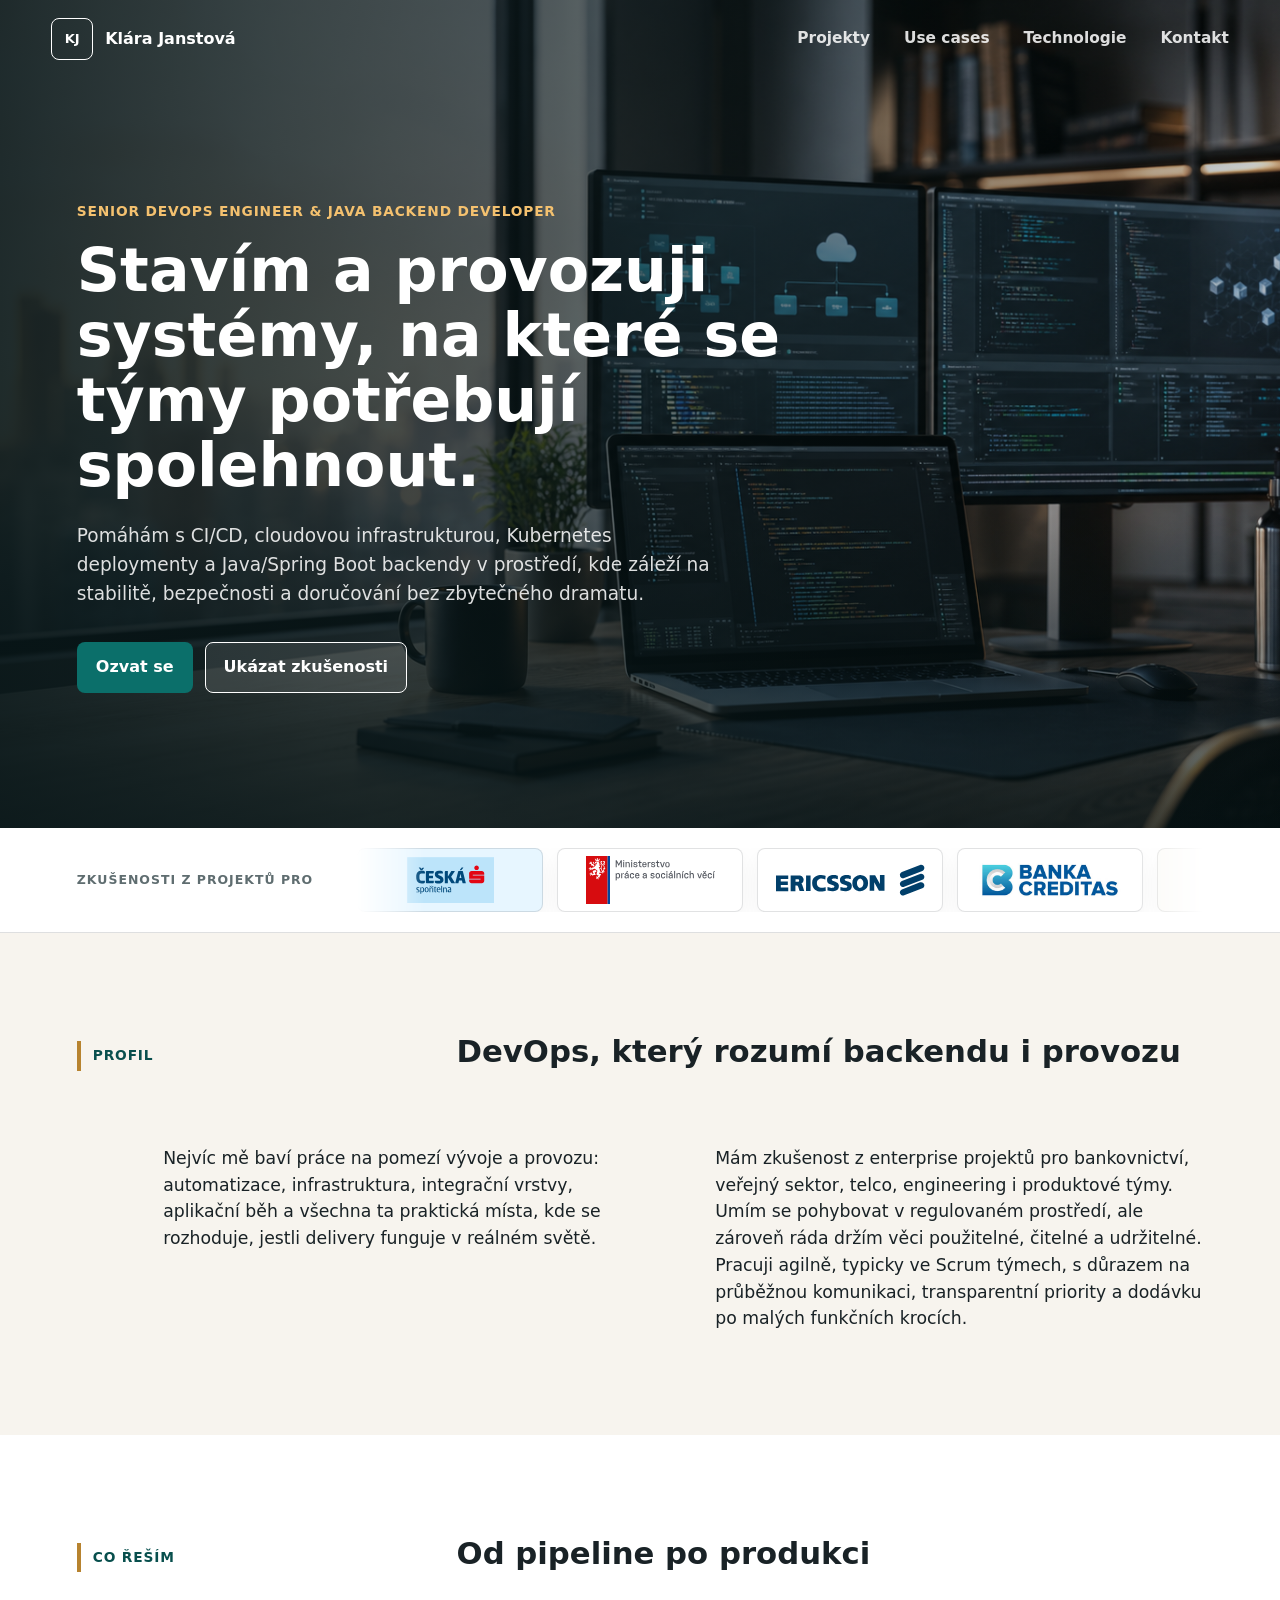
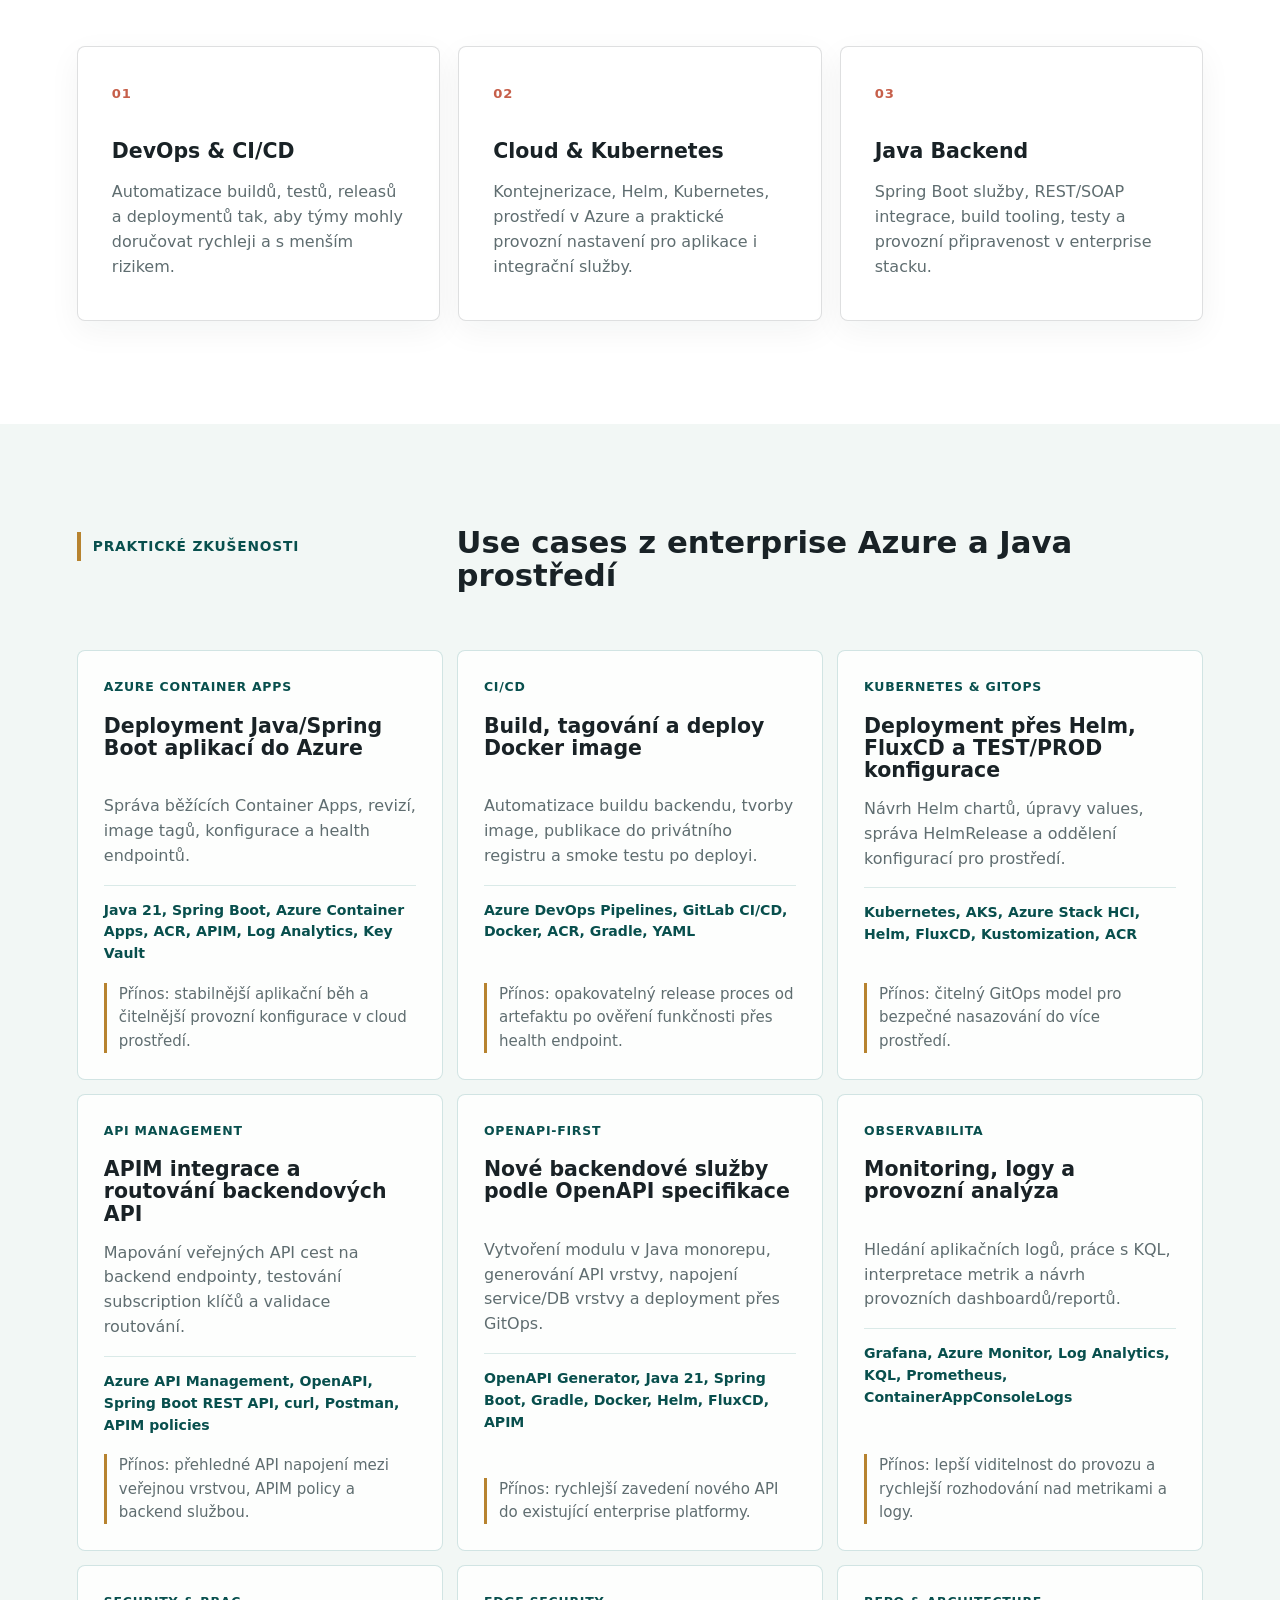
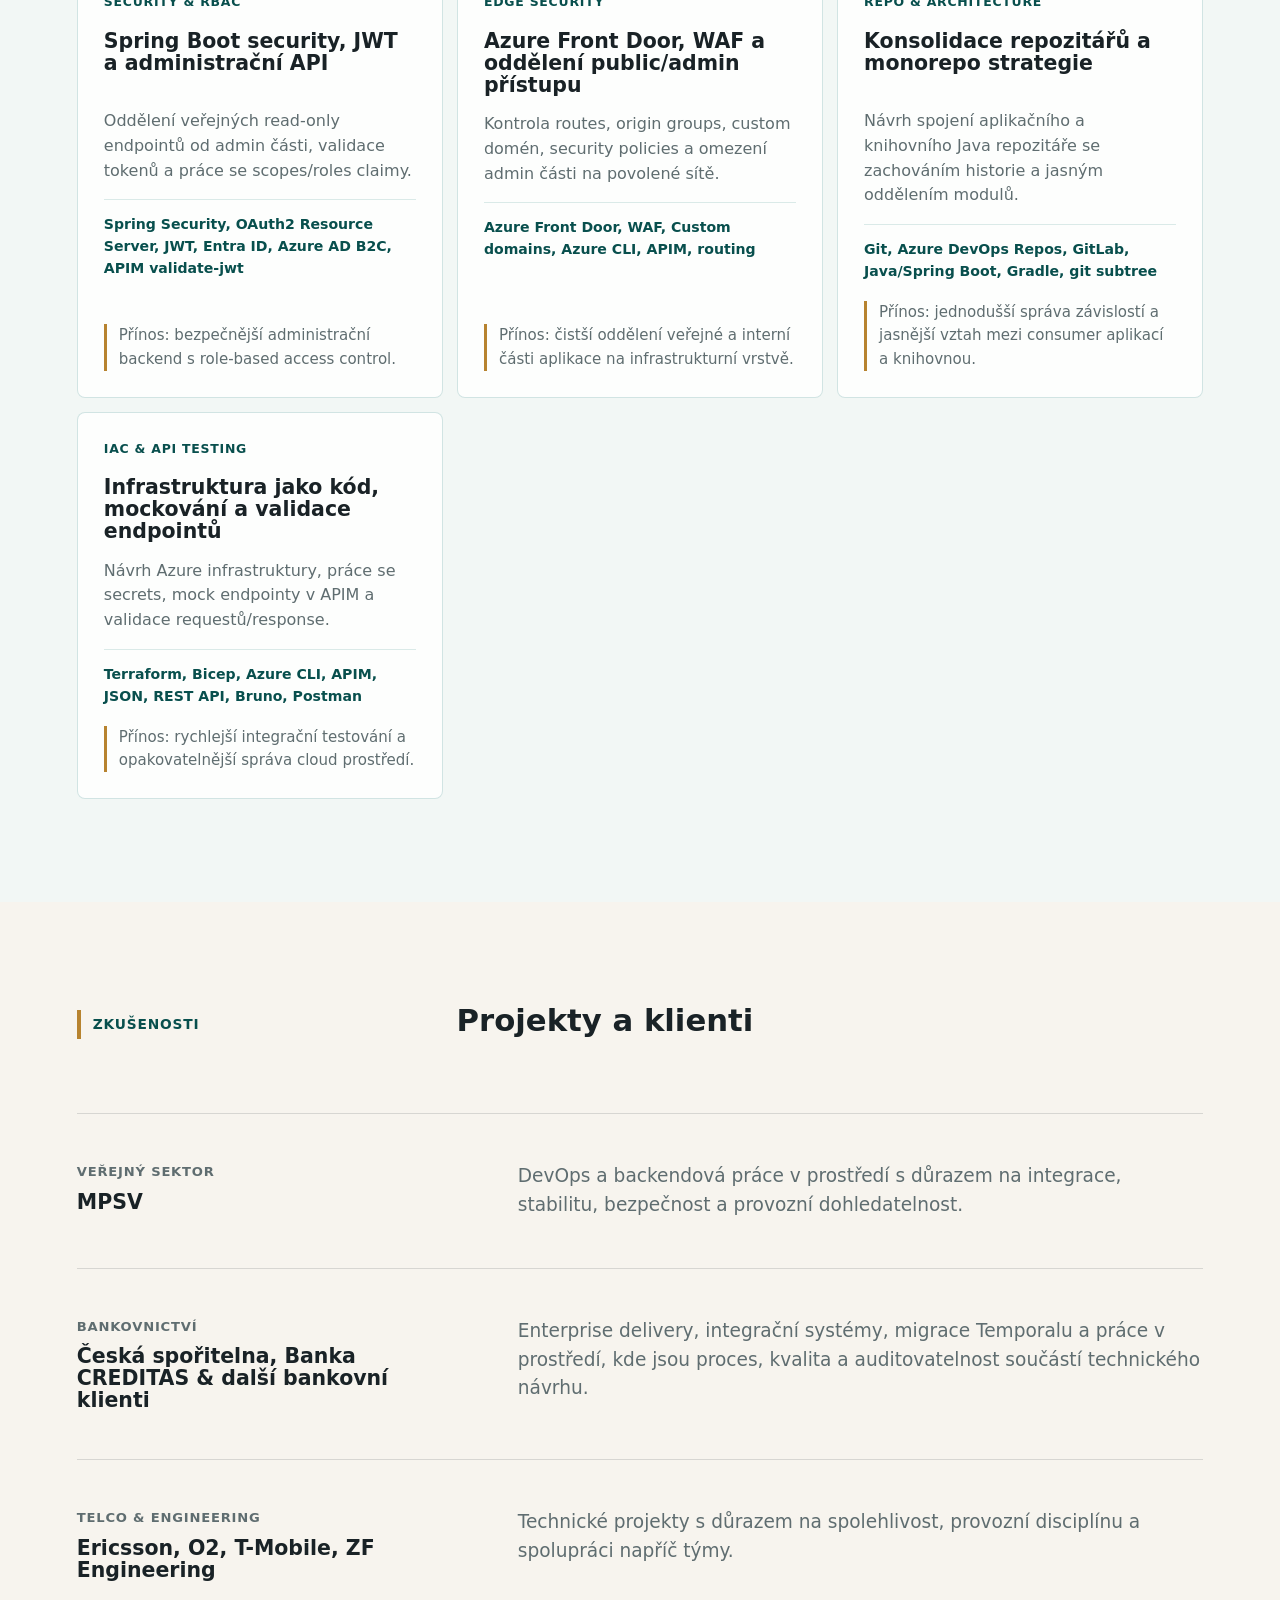
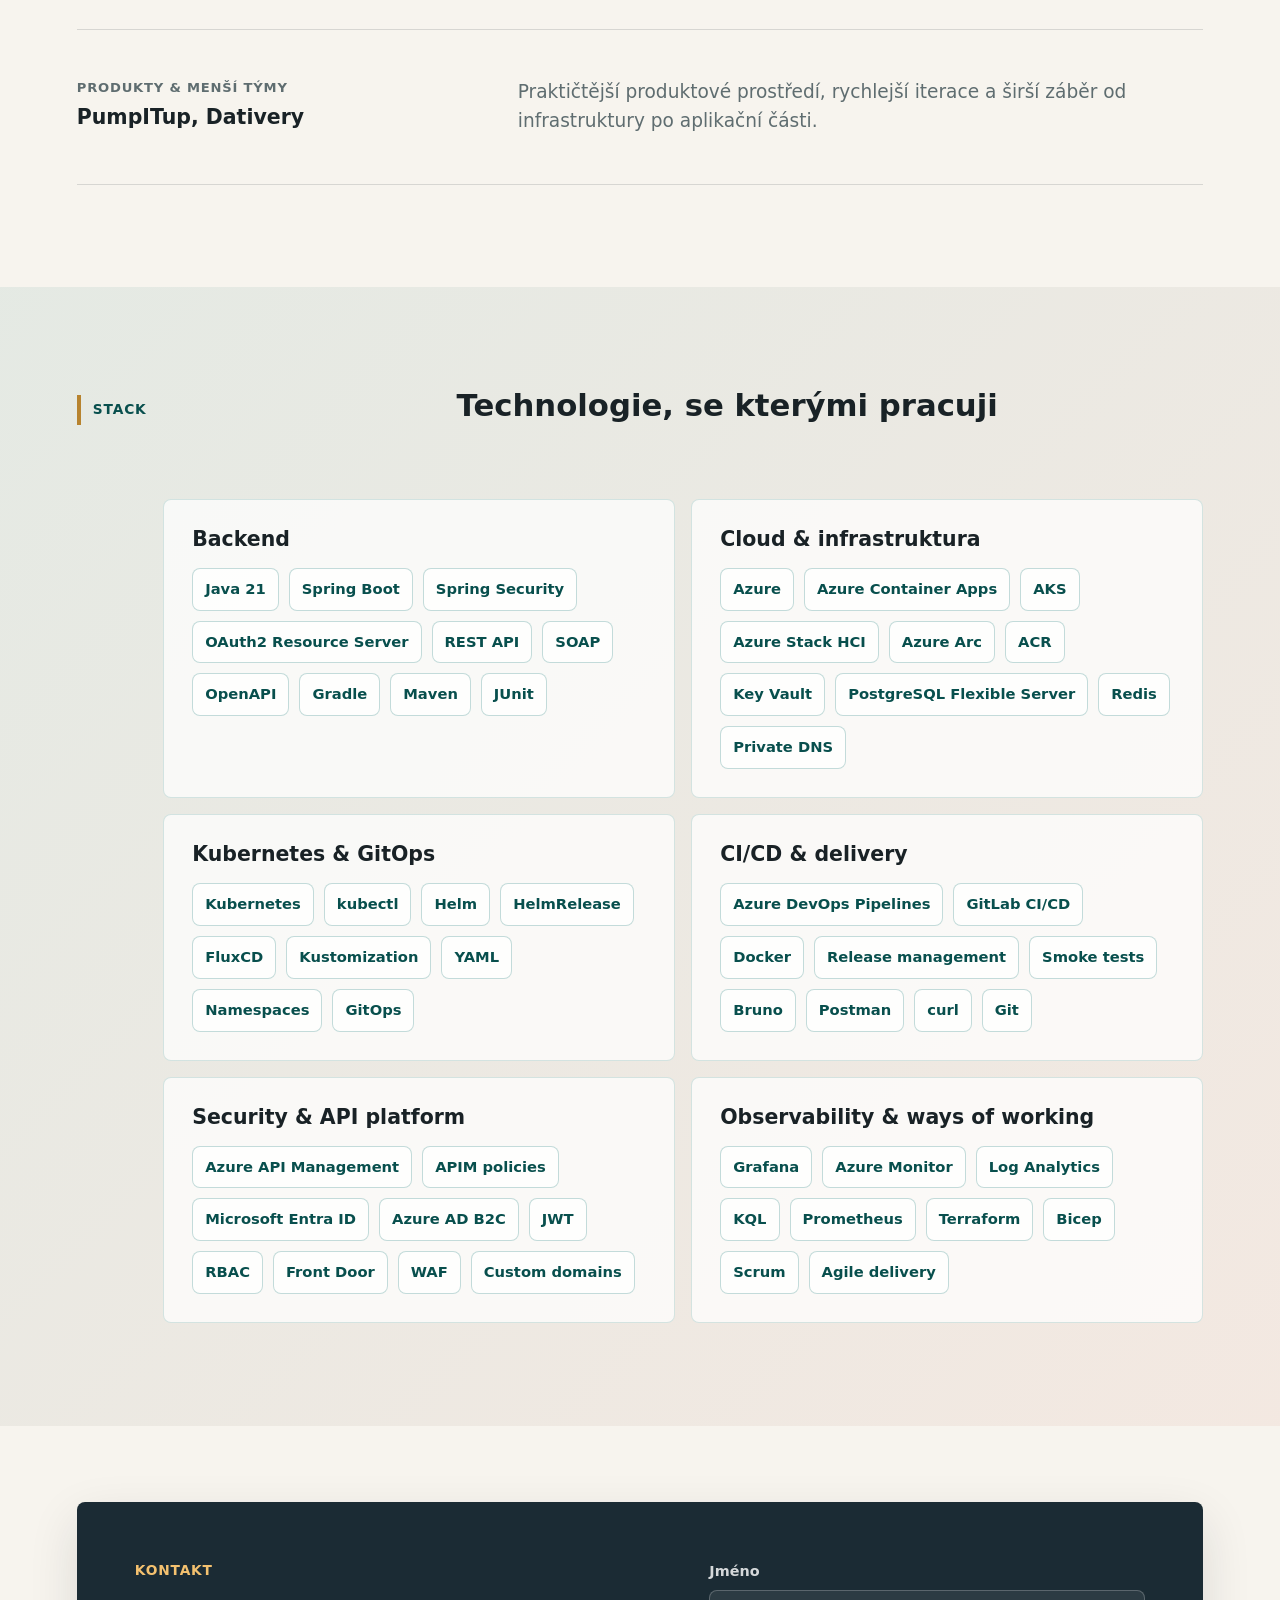
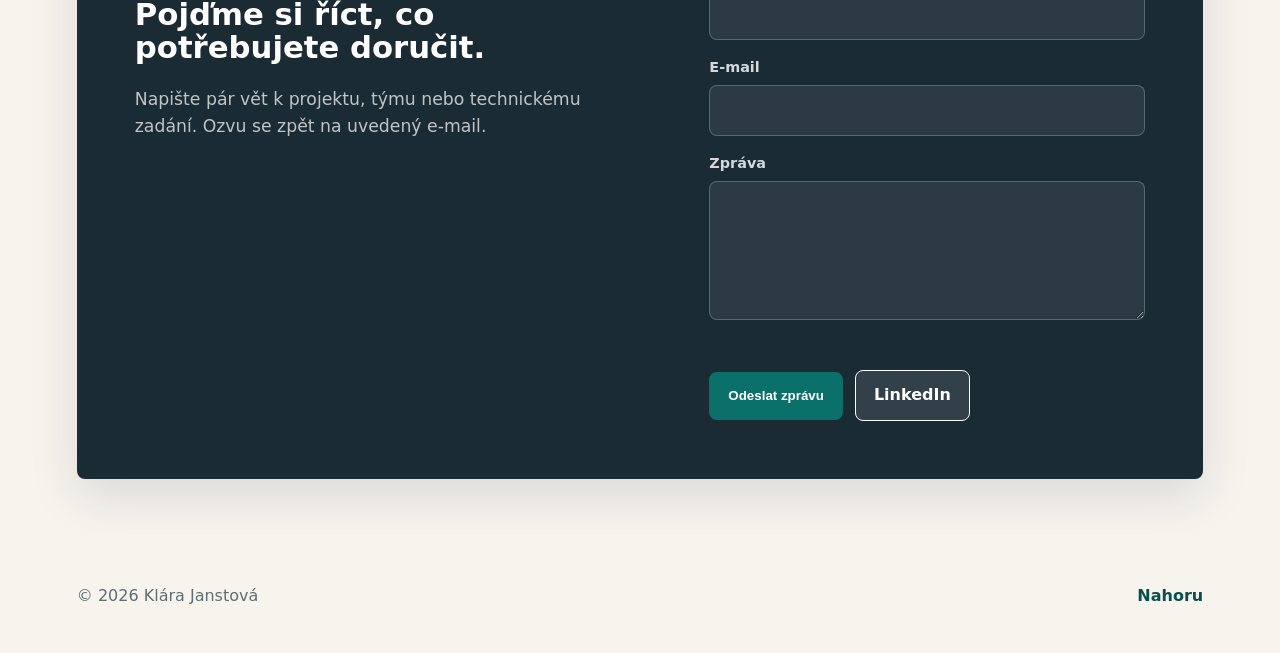
<file: index.html>
<!doctype html>
<html lang="cs">
  <head>
    <meta charset="utf-8">
    <meta name="viewport" content="width=device-width, initial-scale=1">
    <title>Klára Janstová | DevOps & Java Backend</title>
    <meta
      name="description"
      content="Senior DevOps engineer a Java/Spring Boot backend developerka pro enterprise systémy, cloud infrastrukturu, CI/CD a Kubernetes."
    >
    <meta property="og:title" content="Klára Janstová | DevOps & Java Backend">
    <meta
      property="og:description"
      content="DevOps, cloud infrastruktura, CI/CD, Kubernetes a Java/Spring Boot backend pro enterprise projekty."
    >
    <meta property="og:type" content="website">
    <meta property="og:image" content="assets/hero-devops.png">
    <link rel="icon" href="data:image/svg+xml,%3Csvg xmlns='http://www.w3.org/2000/svg' viewBox='0 0 64 64'%3E%3Crect width='64' height='64' rx='12' fill='%231b2b34'/%3E%3Cpath d='M18 40V24h6v11h7v5H18Zm21 .4c-4.8 0-8.4-2.7-8.4-7.3v-9.1h5.8v8.7c0 1.8.9 2.9 2.7 2.9s2.7-1.1 2.7-2.9v-8.7h5.8v9.1c0 4.6-3.7 7.3-8.6 7.3Z' fill='%23f6f1e8'/%3E%3C/svg%3E">
    <link rel="stylesheet" href="styles.css">
  </head>
  <body>
    <header class="site-header" data-elevated="false">
      <a class="brand" href="#top" aria-label="Klára Janstová">
        <span class="brand-mark">KJ</span>
        <span>Klára Janstová</span>
      </a>
      <nav class="nav" aria-label="Hlavní navigace">
        <a href="#work">Projekty</a>
        <a href="#use-cases">Use cases</a>
        <a href="#skills">Technologie</a>
        <a href="#contact">Kontakt</a>
      </nav>
    </header>

    <main id="top">
      <section class="hero" aria-labelledby="hero-title">
        <div class="hero-media" aria-hidden="true">
          <img src="assets/hero-devops.png" alt="">
        </div>
        <div class="hero-content">
          <p class="eyebrow">Senior DevOps Engineer & Java Backend Developer</p>
          <h1 id="hero-title">Stavím a provozuji systémy, na které se týmy potřebují spolehnout.</h1>
          <p class="hero-copy">
            Pomáhám s CI/CD, cloudovou infrastrukturou, Kubernetes deploymenty a Java/Spring Boot
            backendy v prostředí, kde záleží na stabilitě, bezpečnosti a doručování bez zbytečného dramatu.
          </p>
          <div class="hero-actions" aria-label="Hlavní akce">
            <a class="button primary" href="#contact">Ozvat se</a>
            <a class="button secondary" href="#work">Ukázat zkušenosti</a>
          </div>
        </div>
      </section>

      <section class="client-strip" aria-labelledby="clients-title">
        <p id="clients-title">Zkušenosti z projektů pro</p>
        <div class="client-marquee" aria-label="Vybrané firmy a organizace">
          <div class="client-track">
            <span class="client-logo-card image-logo csas" data-label="Česká spořitelna">
              <img src="assets/logos/ceska-sporitelna.svg" alt="Česká spořitelna" loading="lazy">
            </span>
            <span class="client-logo-card image-logo mpsv" data-label="MPSV">
              <img src="assets/logos/mpsv.svg" alt="MPSV" loading="lazy">
            </span>
            <span class="client-logo-card image-logo ericsson" data-label="Ericsson">
              <img src="assets/logos/ericsson.svg" alt="Ericsson" loading="lazy">
            </span>
            <span class="client-logo-card image-logo creditas" data-label="Banka CREDITAS">
              <img src="assets/logos/banka-creditas.jpg" alt="Banka CREDITAS" loading="lazy">
            </span>
            <span class="client-logo-card text-logo o2">O₂</span>
            <span class="client-logo-card image-logo tmobile" data-label="T-Mobile">
              <img
                src="https://www.t-mobile.com/news/_admin/uploads/2026/01/549cb1cc4b074245bdb9da4cc626ac21.png"
                alt="T-Mobile"
                loading="lazy"
              >
            </span>
            <span class="client-logo-card image-logo pumpitup" data-label="PumpITup">
              <img src="assets/logos/pumpitup.svg" alt="PumpITup" loading="lazy">
            </span>
            <span class="client-logo-card image-logo dativery" data-label="Dativery">
              <img src="assets/logos/dativery-dark.svg" alt="Dativery" loading="lazy">
            </span>
            <span class="client-logo-card image-logo zf" data-label="ZF">
              <img src="assets/logos/zf.svg" alt="ZF Engineering" loading="lazy">
            </span>
            <span class="client-logo-card image-logo csas" data-label="Česká spořitelna">
              <img src="assets/logos/ceska-sporitelna.svg" alt="Česká spořitelna" loading="lazy">
            </span>
            <span class="client-logo-card image-logo mpsv" data-label="MPSV">
              <img src="assets/logos/mpsv.svg" alt="MPSV" loading="lazy">
            </span>
            <span class="client-logo-card image-logo ericsson" data-label="Ericsson">
              <img src="assets/logos/ericsson.svg" alt="Ericsson" loading="lazy">
            </span>
            <span class="client-logo-card image-logo creditas" data-label="Banka CREDITAS">
              <img src="assets/logos/banka-creditas.jpg" alt="Banka CREDITAS" loading="lazy">
            </span>
            <span class="client-logo-card text-logo o2">O₂</span>
            <span class="client-logo-card image-logo tmobile" data-label="T-Mobile">
              <img
                src="https://www.t-mobile.com/news/_admin/uploads/2026/01/549cb1cc4b074245bdb9da4cc626ac21.png"
                alt="T-Mobile"
                loading="lazy"
              >
            </span>
            <span class="client-logo-card image-logo pumpitup" data-label="PumpITup">
              <img src="assets/logos/pumpitup.svg" alt="PumpITup" loading="lazy">
            </span>
            <span class="client-logo-card image-logo dativery" data-label="Dativery">
              <img src="assets/logos/dativery-dark.svg" alt="Dativery" loading="lazy">
            </span>
            <span class="client-logo-card image-logo zf" data-label="ZF">
              <img src="assets/logos/zf.svg" alt="ZF Engineering" loading="lazy">
            </span>
          </div>
        </div>
      </section>

      <section class="section intro" aria-labelledby="intro-title">
        <div class="section-heading">
          <p class="eyebrow">Profil</p>
          <h2 id="intro-title">DevOps, který rozumí backendu i provozu</h2>
        </div>
        <div class="intro-grid">
          <p>
            Nejvíc mě baví práce na pomezí vývoje a provozu: automatizace, infrastruktura, integrační
            vrstvy, aplikační běh a všechna ta praktická místa, kde se rozhoduje, jestli delivery funguje
            v reálném světě.
          </p>
          <p>
            Mám zkušenost z enterprise projektů pro bankovnictví, veřejný sektor, telco, engineering i
            produktové týmy. Umím se pohybovat v regulovaném prostředí, ale zároveň ráda držím věci
            použitelné, čitelné a udržitelné. Pracuji agilně, typicky ve Scrum týmech, s důrazem na
            průběžnou komunikaci, transparentní priority a dodávku po malých funkčních krocích.
          </p>
        </div>
      </section>

      <section class="section services" aria-labelledby="services-title">
        <div class="section-heading">
          <p class="eyebrow">Co řeším</p>
          <h2 id="services-title">Od pipeline po produkci</h2>
        </div>
        <div class="service-grid">
          <article class="service-card">
            <span class="service-icon">01</span>
            <h3>DevOps & CI/CD</h3>
            <p>Automatizace buildů, testů, releasů a deploymentů tak, aby týmy mohly doručovat rychleji a s menším rizikem.</p>
          </article>
          <article class="service-card">
            <span class="service-icon">02</span>
            <h3>Cloud & Kubernetes</h3>
            <p>Kontejnerizace, Helm, Kubernetes, prostředí v Azure a praktické provozní nastavení pro aplikace i integrační služby.</p>
          </article>
          <article class="service-card">
            <span class="service-icon">03</span>
            <h3>Java Backend</h3>
            <p>Spring Boot služby, REST/SOAP integrace, build tooling, testy a provozní připravenost v enterprise stacku.</p>
          </article>
        </div>
      </section>

      <section class="section use-cases" id="use-cases" aria-labelledby="use-cases-title">
        <div class="section-heading">
          <p class="eyebrow">Praktické zkušenosti</p>
          <h2 id="use-cases-title">Use cases z enterprise Azure a Java prostředí</h2>
        </div>
        <div class="case-grid">
          <article class="case-card">
            <p class="case-meta">Azure Container Apps</p>
            <h3>Deployment Java/Spring Boot aplikací do Azure</h3>
            <p>Správa běžících Container Apps, revizí, image tagů, konfigurace a health endpointů.</p>
            <p class="case-stack">Java 21, Spring Boot, Azure Container Apps, ACR, APIM, Log Analytics, Key Vault</p>
            <p class="case-result">Přínos: stabilnější aplikační běh a čitelnější provozní konfigurace v cloud prostředí.</p>
          </article>
          <article class="case-card">
            <p class="case-meta">CI/CD</p>
            <h3>Build, tagování a deploy Docker image</h3>
            <p>Automatizace buildu backendu, tvorby image, publikace do privátního registru a smoke testu po deployi.</p>
            <p class="case-stack">Azure DevOps Pipelines, GitLab CI/CD, Docker, ACR, Gradle, YAML</p>
            <p class="case-result">Přínos: opakovatelný release proces od artefaktu po ověření funkčnosti přes health endpoint.</p>
          </article>
          <article class="case-card">
            <p class="case-meta">Kubernetes & GitOps</p>
            <h3>Deployment přes Helm, FluxCD a TEST/PROD konfigurace</h3>
            <p>Návrh Helm chartů, úpravy values, správa HelmRelease a oddělení konfigurací pro prostředí.</p>
            <p class="case-stack">Kubernetes, AKS, Azure Stack HCI, Helm, FluxCD, Kustomization, ACR</p>
            <p class="case-result">Přínos: čitelný GitOps model pro bezpečné nasazování do více prostředí.</p>
          </article>
          <article class="case-card">
            <p class="case-meta">API Management</p>
            <h3>APIM integrace a routování backendových API</h3>
            <p>Mapování veřejných API cest na backend endpointy, testování subscription klíčů a validace routování.</p>
            <p class="case-stack">Azure API Management, OpenAPI, Spring Boot REST API, curl, Postman, APIM policies</p>
            <p class="case-result">Přínos: přehledné API napojení mezi veřejnou vrstvou, APIM policy a backend službou.</p>
          </article>
          <article class="case-card">
            <p class="case-meta">OpenAPI-first</p>
            <h3>Nové backendové služby podle OpenAPI specifikace</h3>
            <p>Vytvoření modulu v Java monorepu, generování API vrstvy, napojení service/DB vrstvy a deployment přes GitOps.</p>
            <p class="case-stack">OpenAPI Generator, Java 21, Spring Boot, Gradle, Docker, Helm, FluxCD, APIM</p>
            <p class="case-result">Přínos: rychlejší zavedení nového API do existující enterprise platformy.</p>
          </article>
          <article class="case-card">
            <p class="case-meta">Observabilita</p>
            <h3>Monitoring, logy a provozní analýza</h3>
            <p>Hledání aplikačních logů, práce s KQL, interpretace metrik a návrh provozních dashboardů/reportů.</p>
            <p class="case-stack">Grafana, Azure Monitor, Log Analytics, KQL, Prometheus, ContainerAppConsoleLogs</p>
            <p class="case-result">Přínos: lepší viditelnost do provozu a rychlejší rozhodování nad metrikami a logy.</p>
          </article>
          <article class="case-card">
            <p class="case-meta">Security & RBAC</p>
            <h3>Spring Boot security, JWT a administrační API</h3>
            <p>Oddělení veřejných read-only endpointů od admin části, validace tokenů a práce se scopes/roles claimy.</p>
            <p class="case-stack">Spring Security, OAuth2 Resource Server, JWT, Entra ID, Azure AD B2C, APIM validate-jwt</p>
            <p class="case-result">Přínos: bezpečnější administrační backend s role-based access control.</p>
          </article>
          <article class="case-card">
            <p class="case-meta">Edge security</p>
            <h3>Azure Front Door, WAF a oddělení public/admin přístupu</h3>
            <p>Kontrola routes, origin groups, custom domén, security policies a omezení admin části na povolené sítě.</p>
            <p class="case-stack">Azure Front Door, WAF, Custom domains, Azure CLI, APIM, routing</p>
            <p class="case-result">Přínos: čistší oddělení veřejné a interní části aplikace na infrastrukturní vrstvě.</p>
          </article>
          <article class="case-card">
            <p class="case-meta">Repo & architecture</p>
            <h3>Konsolidace repozitářů a monorepo strategie</h3>
            <p>Návrh spojení aplikačního a knihovního Java repozitáře se zachováním historie a jasným oddělením modulů.</p>
            <p class="case-stack">Git, Azure DevOps Repos, GitLab, Java/Spring Boot, Gradle, git subtree</p>
            <p class="case-result">Přínos: jednodušší správa závislostí a jasnější vztah mezi consumer aplikací a knihovnou.</p>
          </article>
          <article class="case-card">
            <p class="case-meta">IaC & API testing</p>
            <h3>Infrastruktura jako kód, mockování a validace endpointů</h3>
            <p>Návrh Azure infrastruktury, práce se secrets, mock endpointy v APIM a validace requestů/response.</p>
            <p class="case-stack">Terraform, Bicep, Azure CLI, APIM, JSON, REST API, Bruno, Postman</p>
            <p class="case-result">Přínos: rychlejší integrační testování a opakovatelnější správa cloud prostředí.</p>
          </article>
        </div>
      </section>

      <section class="section work" id="work" aria-labelledby="work-title">
        <div class="section-heading">
          <p class="eyebrow">Zkušenosti</p>
          <h2 id="work-title">Projekty a klienti</h2>
        </div>
        <div class="work-list">
          <article class="work-item">
            <div>
              <p class="work-meta">Veřejný sektor</p>
              <h3>MPSV</h3>
            </div>
            <p>DevOps a backendová práce v prostředí s důrazem na integrace, stabilitu, bezpečnost a provozní dohledatelnost.</p>
          </article>
          <article class="work-item">
            <div>
              <p class="work-meta">Bankovnictví</p>
              <h3>Česká spořitelna, Banka CREDITAS & další bankovní klienti</h3>
            </div>
            <p>Enterprise delivery, integrační systémy, migrace Temporalu a práce v prostředí, kde jsou proces, kvalita a auditovatelnost součástí technického návrhu.</p>
          </article>
          <article class="work-item">
            <div>
              <p class="work-meta">Telco & engineering</p>
              <h3>Ericsson, O2, T-Mobile, ZF Engineering</h3>
            </div>
            <p>Technické projekty s důrazem na spolehlivost, provozní disciplínu a spolupráci napříč týmy.</p>
          </article>
          <article class="work-item">
            <div>
              <p class="work-meta">Produkty & menší týmy</p>
              <h3>PumpITup, Dativery</h3>
            </div>
            <p>Praktičtější produktové prostředí, rychlejší iterace a širší záběr od infrastruktury po aplikační části.</p>
          </article>
        </div>
      </section>

      <section class="section skills" id="skills" aria-labelledby="skills-title">
        <div class="section-heading">
          <p class="eyebrow">Stack</p>
          <h2 id="skills-title">Technologie, se kterými pracuji</h2>
        </div>
        <div class="skill-groups" aria-label="Technologie">
          <article class="skill-group">
            <h3>Backend</h3>
            <div class="tag-cloud">
              <span>Java 21</span>
              <span>Spring Boot</span>
              <span>Spring Security</span>
              <span>OAuth2 Resource Server</span>
              <span>REST API</span>
              <span>SOAP</span>
              <span>OpenAPI</span>
              <span>Gradle</span>
              <span>Maven</span>
              <span>JUnit</span>
            </div>
          </article>
          <article class="skill-group">
            <h3>Cloud & infrastruktura</h3>
            <div class="tag-cloud">
              <span>Azure</span>
              <span>Azure Container Apps</span>
              <span>AKS</span>
              <span>Azure Stack HCI</span>
              <span>Azure Arc</span>
              <span>ACR</span>
              <span>Key Vault</span>
              <span>PostgreSQL Flexible Server</span>
              <span>Redis</span>
              <span>Private DNS</span>
            </div>
          </article>
          <article class="skill-group">
            <h3>Kubernetes & GitOps</h3>
            <div class="tag-cloud">
              <span>Kubernetes</span>
              <span>kubectl</span>
              <span>Helm</span>
              <span>HelmRelease</span>
              <span>FluxCD</span>
              <span>Kustomization</span>
              <span>YAML</span>
              <span>Namespaces</span>
              <span>GitOps</span>
            </div>
          </article>
          <article class="skill-group">
            <h3>CI/CD & delivery</h3>
            <div class="tag-cloud">
              <span>Azure DevOps Pipelines</span>
              <span>GitLab CI/CD</span>
              <span>Docker</span>
              <span>Release management</span>
              <span>Smoke tests</span>
              <span>Bruno</span>
              <span>Postman</span>
              <span>curl</span>
              <span>Git</span>
            </div>
          </article>
          <article class="skill-group">
            <h3>Security & API platform</h3>
            <div class="tag-cloud">
              <span>Azure API Management</span>
              <span>APIM policies</span>
              <span>Microsoft Entra ID</span>
              <span>Azure AD B2C</span>
              <span>JWT</span>
              <span>RBAC</span>
              <span>Front Door</span>
              <span>WAF</span>
              <span>Custom domains</span>
            </div>
          </article>
          <article class="skill-group">
            <h3>Observability & ways of working</h3>
            <div class="tag-cloud">
              <span>Grafana</span>
              <span>Azure Monitor</span>
              <span>Log Analytics</span>
              <span>KQL</span>
              <span>Prometheus</span>
              <span>Terraform</span>
              <span>Bicep</span>
              <span>Scrum</span>
              <span>Agile delivery</span>
            </div>
          </article>
        </div>
      </section>

      <section class="contact" id="contact" aria-labelledby="contact-title">
        <div>
          <p class="eyebrow">Kontakt</p>
          <h2 id="contact-title">Pojďme si říct, co potřebujete doručit.</h2>
          <p class="contact-copy">
            Napište pár vět k projektu, týmu nebo technickému zadání. Ozvu se zpět na uvedený e-mail.
          </p>
        </div>
        <form class="contact-form" name="contact" method="POST" data-netlify="true" netlify-honeypot="company-url" action="/thanks.html">
          <input type="hidden" name="form-name" value="contact">
          <p class="hidden-field">
            <label>Company URL <input name="company-url" tabindex="-1" autocomplete="off"></label>
          </p>
          <label>
            Jméno
            <input type="text" name="name" autocomplete="name" required>
          </label>
          <label>
            E-mail
            <input type="email" name="email" autocomplete="email" required>
          </label>
          <label>
            Zpráva
            <textarea name="message" rows="5" required></textarea>
          </label>
          <div class="contact-actions">
            <button class="button primary" type="submit">Odeslat zprávu</button>
            <a class="button secondary" href="https://www.linkedin.com/" rel="noreferrer">LinkedIn</a>
          </div>
        </form>
      </section>
    </main>

    <footer class="site-footer">
      <p>© <span id="year"></span> Klára Janstová</p>
      <a href="#top">Nahoru</a>
    </footer>

    <script src="script.js"></script>
  </body>
</html>
</file>
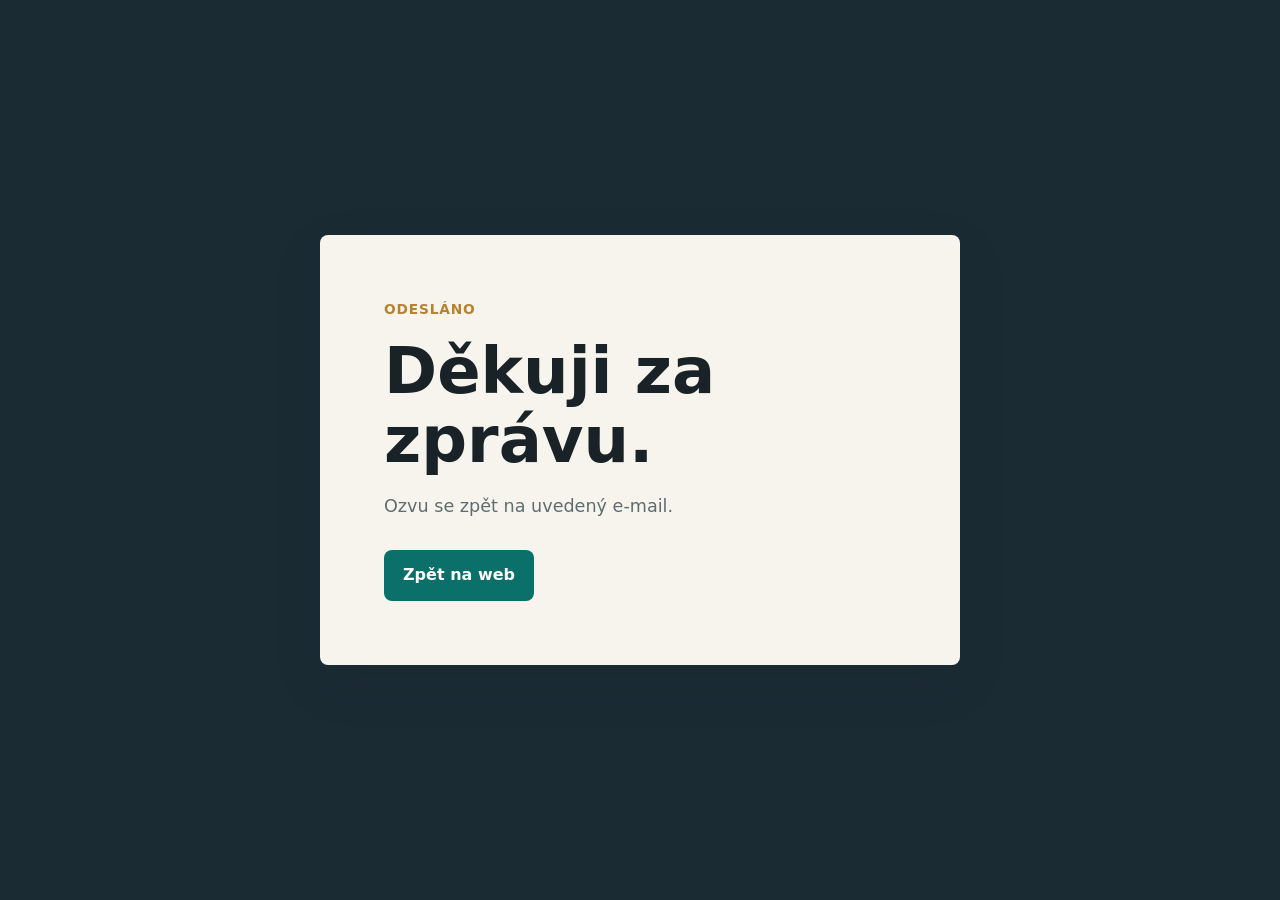
<file: thanks.html>
<!doctype html>
<html lang="cs">
  <head>
    <meta charset="utf-8">
    <meta name="viewport" content="width=device-width, initial-scale=1">
    <title>Děkuji | Klára Janstová</title>
    <meta name="robots" content="noindex">
    <link rel="stylesheet" href="styles.css">
  </head>
  <body class="thanks-page">
    <main class="thanks-panel">
      <p class="eyebrow">Odesláno</p>
      <h1>Děkuji za zprávu.</h1>
      <p>Ozvu se zpět na uvedený e-mail.</p>
      <a class="button primary" href="/">Zpět na web</a>
    </main>
  </body>
</html>
</file>
<file: styles.css>
:root {
  color-scheme: light;
  --ink: #192226;
  --muted: #5f6d70;
  --paper: #f7f4ee;
  --surface: #ffffff;
  --line: rgba(25, 34, 38, 0.14);
  --teal: #0b6f6a;
  --teal-dark: #084f4d;
  --gold: #b7832f;
  --coral: #c65f4a;
  --shadow: 0 18px 50px rgba(25, 34, 38, 0.12);
}

* {
  box-sizing: border-box;
}

html {
  scroll-behavior: smooth;
}

body {
  margin: 0;
  font-family: Inter, ui-sans-serif, system-ui, -apple-system, BlinkMacSystemFont, "Segoe UI", sans-serif;
  color: var(--ink);
  background: var(--paper);
  line-height: 1.55;
}

img {
  display: block;
  max-width: 100%;
}

a {
  color: inherit;
  text-decoration: none;
}

.site-header {
  position: fixed;
  z-index: 20;
  top: 0;
  left: 0;
  right: 0;
  display: flex;
  align-items: center;
  justify-content: space-between;
  gap: 24px;
  padding: 18px clamp(20px, 4vw, 64px);
  color: #fff;
  transition: background 180ms ease, color 180ms ease, box-shadow 180ms ease;
}

.site-header[data-elevated="true"] {
  color: var(--ink);
  background: rgba(247, 244, 238, 0.92);
  box-shadow: 0 1px 18px rgba(25, 34, 38, 0.08);
  backdrop-filter: blur(16px);
}

.brand,
.nav,
.hero-actions,
.contact-actions {
  display: flex;
  align-items: center;
}

.brand {
  gap: 12px;
  font-weight: 700;
}

.brand-mark {
  display: grid;
  width: 42px;
  height: 42px;
  place-items: center;
  border: 1px solid currentColor;
  border-radius: 8px;
  font-size: 0.82rem;
  letter-spacing: 0;
}

.nav {
  gap: clamp(14px, 3vw, 34px);
  font-size: 0.96rem;
  font-weight: 650;
}

.nav a {
  opacity: 0.86;
}

.nav a:hover {
  opacity: 1;
}

.hero {
  position: relative;
  min-height: 92vh;
  display: grid;
  align-items: center;
  overflow: hidden;
  color: #fff;
  padding: 138px clamp(20px, 6vw, 84px) 72px;
}

.hero::after {
  position: absolute;
  inset: 0;
  content: "";
  background:
    linear-gradient(90deg, rgba(7, 21, 23, 0.9) 0%, rgba(7, 21, 23, 0.68) 44%, rgba(7, 21, 23, 0.2) 100%),
    linear-gradient(0deg, rgba(7, 21, 23, 0.68) 0%, rgba(7, 21, 23, 0) 38%);
}

.hero-media {
  position: absolute;
  inset: 0;
}

.hero-media img {
  width: 100%;
  height: 100%;
  object-fit: cover;
}

.hero-content {
  position: relative;
  z-index: 1;
  width: min(760px, 100%);
}

.eyebrow {
  margin: 0 0 16px;
  color: var(--gold);
  font-size: 0.86rem;
  font-weight: 800;
  letter-spacing: 0.06em;
  text-transform: uppercase;
}

.hero .eyebrow {
  color: #f4c16f;
}

h1,
h2,
h3,
p {
  overflow-wrap: anywhere;
}

h1,
h2,
h3 {
  margin: 0;
  line-height: 1.08;
}

h1 {
  max-width: 820px;
  font-size: clamp(2.15rem, 4.7vw, 4.7rem);
}

h2 {
  font-size: clamp(1.72rem, 2.4vw, 2.65rem);
}

h3 {
  font-size: clamp(1.16rem, 1.6vw, 1.45rem);
}

.hero-copy {
  max-width: 660px;
  margin: 24px 0 0;
  color: rgba(255, 255, 255, 0.86);
  font-size: clamp(1rem, 1.45vw, 1.16rem);
}

.hero-actions,
.contact-actions {
  flex-wrap: wrap;
  gap: 12px;
  margin-top: 34px;
}

.button {
  display: inline-flex;
  min-height: 48px;
  align-items: center;
  justify-content: center;
  border: 1px solid transparent;
  border-radius: 8px;
  padding: 12px 18px;
  font-weight: 800;
  transition: transform 160ms ease, background 160ms ease, border-color 160ms ease;
}

.button:hover {
  transform: translateY(-2px);
}

.button.primary {
  color: #fff;
  background: var(--teal);
}

.button.primary:hover {
  background: var(--teal-dark);
}

.button.secondary {
  border-color: currentColor;
  background: rgba(255, 255, 255, 0.1);
}

.section {
  padding: clamp(58px, 8vw, 104px) clamp(20px, 6vw, 84px);
}

.section-heading {
  display: grid;
  grid-template-columns: minmax(180px, 0.44fr) minmax(0, 1fr);
  gap: clamp(18px, 4vw, 60px);
  align-items: start;
  margin-bottom: clamp(30px, 5vw, 58px);
}

.section-heading .eyebrow {
  display: inline-flex;
  width: fit-content;
  align-items: center;
  border-left: 4px solid var(--gold);
  padding: 4px 0 4px 12px;
  margin-top: 6px;
  color: var(--teal-dark);
  background: transparent;
}

.intro-grid {
  display: grid;
  grid-template-columns: repeat(2, minmax(0, 1fr));
  gap: clamp(24px, 5vw, 72px);
  width: min(1040px, 100%);
  margin-left: auto;
  font-size: clamp(1rem, 1.35vw, 1.14rem);
}

.client-strip {
  display: grid;
  grid-template-columns: minmax(150px, auto) minmax(0, 1fr);
  gap: clamp(18px, 4vw, 44px);
  align-items: center;
  border-bottom: 1px solid var(--line);
  padding: 20px clamp(20px, 6vw, 84px);
  background: var(--surface);
  overflow: hidden;
}

.client-strip p {
  margin: 0;
  color: var(--muted);
  font-size: 0.78rem;
  font-weight: 850;
  letter-spacing: 0.08em;
  text-transform: uppercase;
}

.client-marquee {
  overflow: hidden;
  mask-image: linear-gradient(90deg, transparent, #000 8%, #000 92%, transparent);
}

.client-track {
  display: flex;
  width: max-content;
  gap: 14px;
  animation: marquee 34s linear infinite;
}

.client-logo-card {
  display: inline-flex;
  width: 186px;
  height: 64px;
  align-items: center;
  justify-content: center;
  border: 1px solid rgba(25, 34, 38, 0.13);
  border-radius: 8px;
  padding: 10px 16px;
  background: #fbfaf7;
  color: #2d383b;
  box-shadow: 0 8px 24px rgba(25, 34, 38, 0.05);
  font-size: 0.92rem;
  font-weight: 850;
  white-space: nowrap;
  overflow: hidden;
}

.client-logo-card img {
  display: block;
  width: 100%;
  max-width: 150px;
  max-height: 42px;
  object-fit: contain;
}

.client-logo-card.image-logo {
  background: #fff;
}

.client-logo-card.logo-fallback img {
  display: none;
}

.client-logo-card.logo-fallback::after {
  content: attr(data-label);
  color: #2d383b;
  font-size: 1rem;
  font-weight: 900;
}

.client-logo-card.tmobile img {
  max-width: 154px;
  max-height: 36px;
}

.client-logo-card.tmobile.logo-fallback::after {
  color: #e20074;
  font-size: 1.12rem;
}

.client-logo-card.creditas img {
  max-width: 150px;
  max-height: 44px;
}

.client-logo-card.creditas.logo-fallback::after {
  color: #1f355e;
  font-size: 0.95rem;
}

.client-logo-card.ericsson img {
  max-width: 158px;
  max-height: 36px;
}

.client-logo-card.ericsson.logo-fallback::after {
  font-size: 1.12rem;
  letter-spacing: 0.03em;
}

.client-logo-card.dativery {
  background: #fff;
}

.client-logo-card.dativery.logo-fallback::after {
  color: #17272b;
}

.client-logo-card.dativery img {
  max-width: 154px;
  max-height: 34px;
}

.client-logo-card.mpsv {
  background: #fff;
}

.client-logo-card.mpsv img {
  max-width: 150px;
  max-height: 48px;
}

.client-logo-card.mpsv.logo-fallback::after {
  color: #545860;
  font-size: 1.1rem;
}

.client-logo-card.csas {
  background: #e7f6ff;
}

.client-logo-card.csas img {
  max-width: 136px;
  max-height: 46px;
}

.client-logo-card.csas.logo-fallback::after {
  color: #00497b;
  font-size: 0.92rem;
}

.client-logo-card.pumpitup img {
  max-width: 146px;
  max-height: 50px;
}

.client-logo-card.pumpitup.logo-fallback::after {
  color: #17272b;
  font-size: 1.08rem;
}

.client-logo-card.zf img {
  max-width: 58px;
  max-height: 58px;
}

.client-logo-card.zf.logo-fallback::after {
  color: #0057b7;
  font-size: 1.46rem;
}

.text-logo {
  letter-spacing: 0;
}

.text-logo.csas {
  color: #ad1f2b;
}

.text-logo.o2 {
  color: #0046ad;
  font-size: 2rem;
  font-weight: 900;
}


@keyframes marquee {
  from {
    transform: translateX(0);
  }

  to {
    transform: translateX(-50%);
  }
}

.intro-grid p {
  margin: 0;
}

.services {
  background: var(--surface);
}

.service-grid {
  display: grid;
  grid-template-columns: repeat(3, minmax(0, 1fr));
  gap: 18px;
}

.service-card {
  min-height: 275px;
  border: 1px solid var(--line);
  border-radius: 8px;
  padding: clamp(22px, 3vw, 34px);
  background: #fff;
  box-shadow: 0 10px 32px rgba(25, 34, 38, 0.05);
}

.service-icon,
.work-meta {
  color: var(--coral);
  font-size: 0.82rem;
  font-weight: 800;
  letter-spacing: 0.06em;
  text-transform: uppercase;
}

.service-card h3 {
  margin-top: 34px;
}

.service-card p,
.work-item p,
.site-footer {
  color: var(--muted);
}

.service-card p {
  margin: 18px 0 0;
}

.use-cases {
  background: #f2f7f5;
}

.case-grid {
  display: grid;
  grid-template-columns: repeat(3, minmax(0, 1fr));
  gap: 14px;
}

.case-card {
  min-height: 310px;
  display: flex;
  flex-direction: column;
  border: 1px solid rgba(11, 111, 106, 0.18);
  border-radius: 8px;
  padding: clamp(18px, 2.2vw, 26px);
  background: rgba(255, 255, 255, 0.82);
}

.case-meta {
  margin: 0 0 18px;
  color: var(--teal-dark);
  font-size: 0.78rem;
  font-weight: 850;
  letter-spacing: 0.06em;
  text-transform: uppercase;
}

.case-card p:last-child {
  margin: auto 0 0;
  color: var(--muted);
}

.case-card h3 {
  min-height: 3.1em;
}

.case-card > p:not(.case-meta):not(.case-stack):not(.case-result) {
  margin: 16px 0 0;
  color: var(--muted);
}

.case-stack {
  margin: 16px 0 18px;
  border-top: 1px solid rgba(11, 111, 106, 0.14);
  padding-top: 14px;
  color: var(--teal-dark);
  font-size: 0.88rem;
  font-weight: 760;
}

.case-result {
  border-left: 3px solid var(--gold);
  padding-left: 12px;
  font-size: 0.94rem;
}

.work-list {
  border-top: 1px solid var(--line);
}

.work-item {
  display: grid;
  grid-template-columns: minmax(220px, 0.55fr) minmax(0, 1fr);
  gap: clamp(22px, 5vw, 78px);
  padding: clamp(26px, 4vw, 48px) 0;
  border-bottom: 1px solid var(--line);
}

.work-meta {
  margin: 0 0 8px;
}

.work-item p:last-child {
  margin: 0;
  font-size: clamp(1rem, 1.5vw, 1.16rem);
}

.skills {
  background:
    linear-gradient(135deg, rgba(11, 111, 106, 0.08), rgba(198, 95, 74, 0.08)),
    var(--paper);
}

.skill-groups {
  display: grid;
  grid-template-columns: repeat(2, minmax(0, 1fr));
  gap: 16px;
  max-width: 1040px;
  margin-left: auto;
}

.skill-group {
  border: 1px solid rgba(11, 111, 106, 0.16);
  border-radius: 8px;
  padding: clamp(18px, 2.4vw, 28px);
  background: rgba(255, 255, 255, 0.72);
}

.skill-group h3 {
  margin-bottom: 18px;
}

.tag-cloud {
  display: flex;
  flex-wrap: wrap;
  gap: 10px;
}

.tag-cloud span {
  border: 1px solid rgba(11, 111, 106, 0.24);
  border-radius: 8px;
  padding: 9px 12px;
  background: rgba(255, 255, 255, 0.72);
  color: var(--teal-dark);
  font-size: 0.92rem;
  font-weight: 760;
}

.contact {
  display: grid;
  grid-template-columns: minmax(0, 0.82fr) minmax(320px, 0.7fr);
  gap: clamp(28px, 5vw, 72px);
  align-items: start;
  margin: clamp(20px, 6vw, 84px);
  border-radius: 8px;
  padding: clamp(30px, 5vw, 58px);
  color: #fff;
  background: #1b2b34;
  box-shadow: var(--shadow);
}

.contact .eyebrow {
  color: #f4c16f;
}

.contact-copy {
  max-width: 560px;
  margin: 22px 0 0;
  color: rgba(255, 255, 255, 0.72);
  font-size: clamp(1rem, 1.35vw, 1.13rem);
}

.contact .button.secondary {
  color: #fff;
}

.contact-form {
  display: grid;
  gap: 16px;
}

.contact-form label {
  display: grid;
  gap: 7px;
  color: rgba(255, 255, 255, 0.82);
  font-size: 0.9rem;
  font-weight: 760;
}

.contact-form input,
.contact-form textarea {
  width: 100%;
  border: 1px solid rgba(255, 255, 255, 0.22);
  border-radius: 8px;
  padding: 13px 14px;
  color: #fff;
  background: rgba(255, 255, 255, 0.08);
  font: inherit;
  outline: none;
}

.contact-form input:focus,
.contact-form textarea:focus {
  border-color: #f4c16f;
  box-shadow: 0 0 0 3px rgba(244, 193, 111, 0.18);
}

.contact-form textarea {
  resize: vertical;
}

.hidden-field {
  position: absolute;
  left: -10000px;
  width: 1px;
  height: 1px;
  overflow: hidden;
}

.site-footer {
  display: flex;
  justify-content: space-between;
  gap: 18px;
  padding: 28px clamp(20px, 6vw, 84px) 44px;
}

.site-footer p {
  margin: 0;
}

.site-footer a {
  color: var(--teal-dark);
  font-weight: 760;
}

.thanks-page {
  min-height: 100vh;
  display: grid;
  place-items: center;
  padding: 24px;
  background: #1b2b34;
}

.thanks-panel {
  width: min(640px, 100%);
  border-radius: 8px;
  padding: clamp(30px, 6vw, 64px);
  background: var(--paper);
  box-shadow: var(--shadow);
}

.thanks-panel h1 {
  color: var(--ink);
  font-size: clamp(2.1rem, 5vw, 4rem);
}

.thanks-panel p:not(.eyebrow) {
  margin: 18px 0 30px;
  color: var(--muted);
  font-size: 1.1rem;
}

@media (max-width: 820px) {
  .site-header {
    align-items: flex-start;
    padding: 14px 18px;
  }

  .brand {
    max-width: 180px;
  }

  .nav {
    gap: 12px;
    font-size: 0.9rem;
  }

  .hero {
    min-height: 82vh;
    padding: 118px 20px 52px;
  }

  .hero::after {
    background:
      linear-gradient(90deg, rgba(7, 21, 23, 0.92) 0%, rgba(7, 21, 23, 0.74) 100%),
      linear-gradient(0deg, rgba(7, 21, 23, 0.64) 0%, rgba(7, 21, 23, 0) 38%);
  }

  .section-heading,
  .intro-grid,
  .service-grid,
  .case-grid,
  .skill-groups,
  .work-item,
  .client-strip,
  .contact {
    grid-template-columns: 1fr;
  }

  .section-heading {
    gap: 12px;
  }

  .section-heading .eyebrow {
    margin-top: 0;
  }

  .intro-grid {
    margin-left: 0;
  }

  .contact {
    margin: 20px;
  }

  .client-strip {
    gap: 14px;
  }
}

@media (max-width: 560px) {
  .site-header {
    position: absolute;
    color: #fff;
  }

  .brand span:last-child {
    display: none;
  }

  .nav {
    width: min-content;
    flex-wrap: wrap;
    justify-content: flex-end;
  }

  h1 {
    font-size: 2.12rem;
  }

  .button {
    width: 100%;
  }

  .site-footer {
    flex-direction: column;
  }
}
</file>
